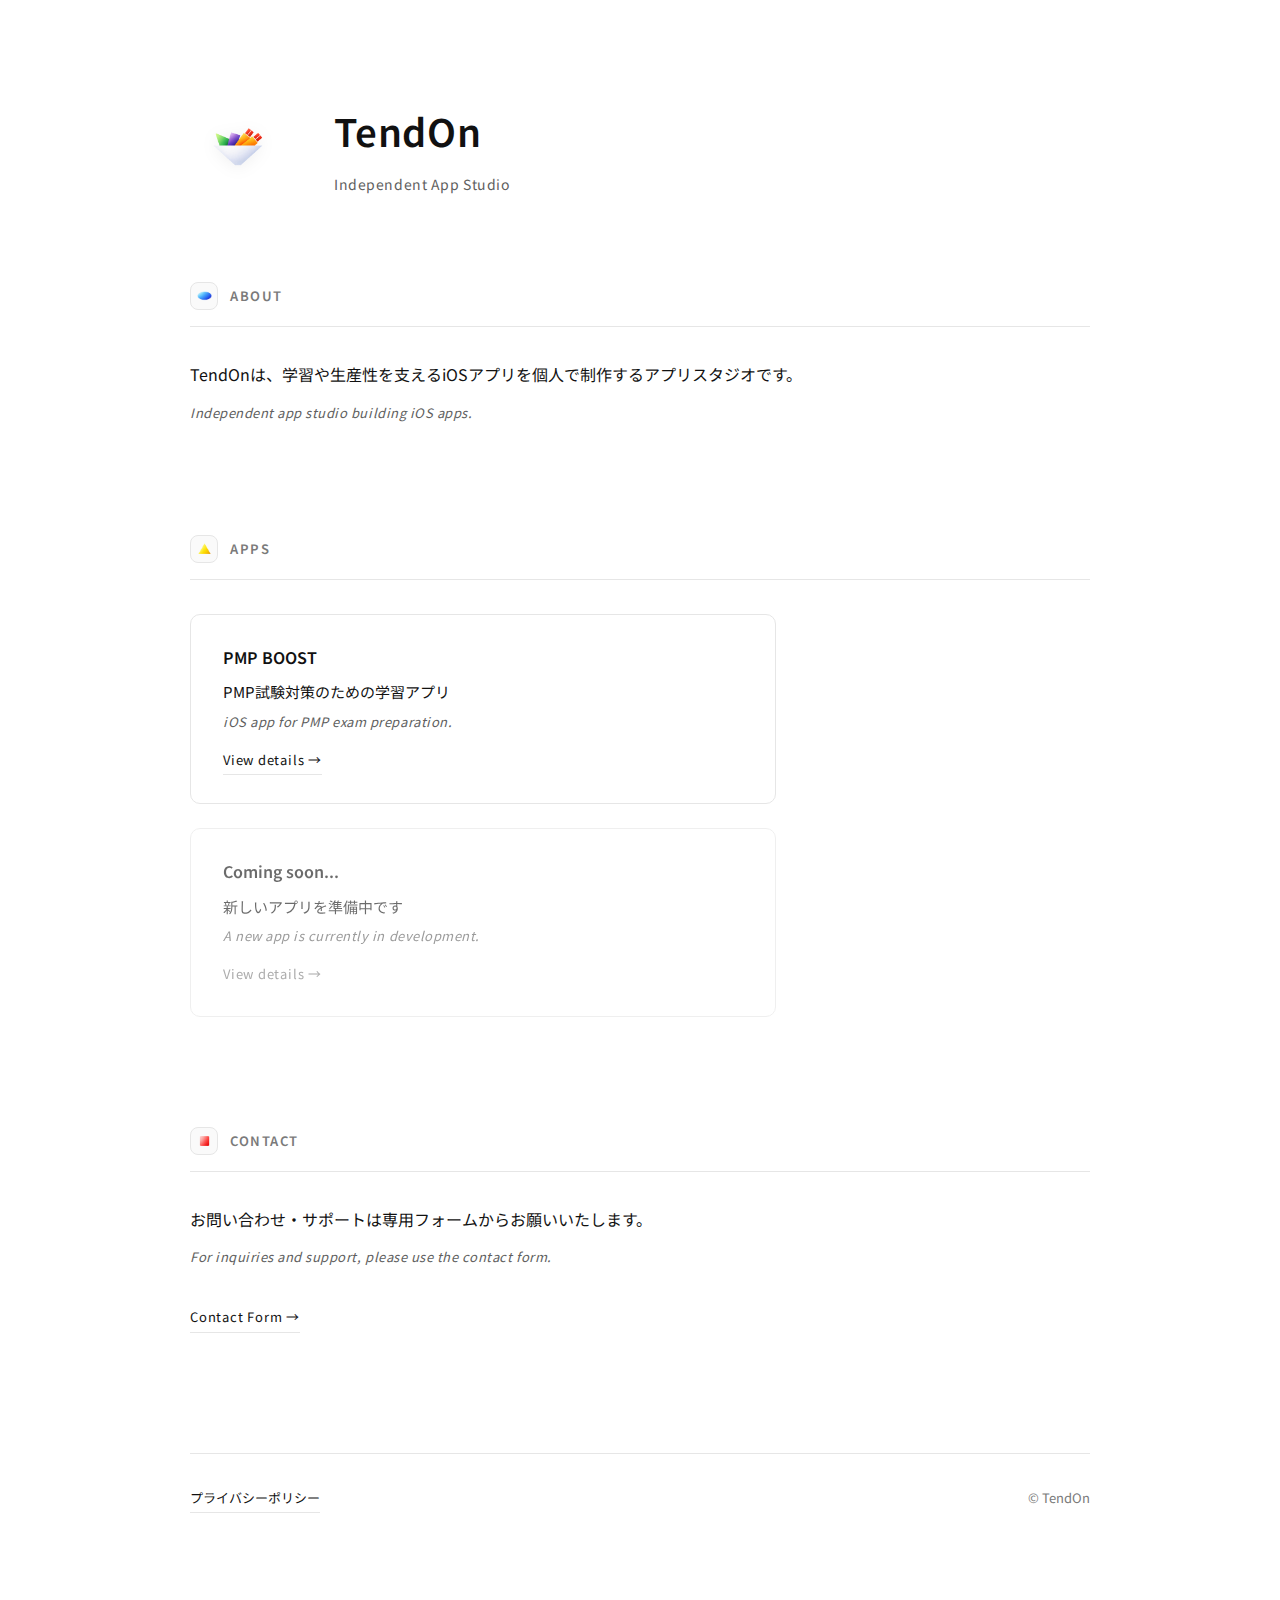
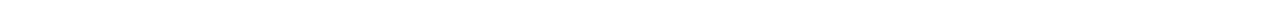
<file: index.html>
<!DOCTYPE html>
<html lang="ja">
<head>
  <meta charset="UTF-8" />
  <title>TendOn</title>
  <meta name="viewport" content="width=device-width, initial-scale=1.0" />
  <meta name="description" content="TendOn is an independent app studio building thoughtful iOS apps." />

  <!-- Noto Sans JP -->
  <link href="https://fonts.googleapis.com/css2?family=Noto+Sans+JP:wght@400;500;600&display=swap" rel="stylesheet">

  <style>
    :root {
      --text-main: #111;
      --text-sub: #5f5f5f;
      --text-fade: #7a7a7a;

      /* ✅ ここを少し濃くして区切りを分かりやすく */
      --line-soft: #e6e6e6;

      --card-radius: 10px;
    }

    /* ===== Base ===== */
    body {
      font-family: "Noto Sans JP", system-ui, sans-serif;
      margin: 0;
      padding: 96px 24px;
      background: #fff;
      color: var(--text-main);
      line-height: 1.85;
      -webkit-font-smoothing: antialiased;
    }

    .container {
      max-width: 900px;
      margin: 0 auto;
      animation: fadeIn 0.8s ease-out both;
    }

    @keyframes fadeIn {
      from { opacity: 0; transform: translateY(6px); }
      to { opacity: 1; transform: translateY(0); }
    }

    /* ===== Hero ===== */
    .hero {
      display: flex;
      align-items: center;
      gap: 48px;
      margin-bottom: 84px; /* ✅ Nav削除分、少し詰める */
      flex-wrap: wrap;
    }

    .hero-icons {
      display: flex;
      gap: 16px;
      align-items: center;
    }

    .hero-icons img {
      height: 64px;
      opacity: 1; /* ✅ 薄さを撤廃 */
      filter: drop-shadow(0 2px 8px rgba(0,0,0,0.06)); /* ✅ ほんのり立たせる */
    }

    h1 {
      font-size: 38px;
      font-weight: 600;
      margin: 0;
      letter-spacing: 0.02em;
    }

    .subtitle {
      font-size: 14px;
      color: var(--text-sub);
      margin-top: 6px;
      letter-spacing: 0.04em;
    }

    /* ===== Sections ===== */
    section {
      margin-bottom: 110px;
    }

    .section-head {
      display: flex;
      align-items: center;
      gap: 12px;
      margin-bottom: 16px;
    }

    /* ✅ セクションアイコンに「台座」を作って視認性UP */
    .section-icon {
      width: 26px;
      height: 26px;
      display: grid;
      place-items: center;
      border-radius: 8px;
      background: #fafafa;
      border: 1px solid var(--line-soft);
    }

    .section-icon img {
      height: 18px;
      opacity: 1;
    }

    h2 {
      font-size: 13px;
      font-weight: 600;
      letter-spacing: 0.12em;
      color: var(--text-fade); /* ✅ うっすら→ちゃんと見えるグレーに */
      margin: 0;
    }

    .section-line {
      height: 1px;
      background: var(--line-soft);
      margin: 14px 0 34px;
    }

    /* ===== Text ===== */
    .jp {
      font-size: 16px;
      line-height: 1.65;
      margin-bottom: 10px;
    }

    .en {
      font-size: 13px;
      color: var(--text-sub);
      font-style: italic;
      letter-spacing: 0.04em;
      margin-bottom: 22px;
    }

    /* ===== App Cards ===== */
    .app-card {
      padding: 28px 32px;
      border: 1px solid var(--line-soft);
      border-radius: var(--card-radius);
      background: #fff;
      max-width: 520px;
      transition: transform .2s ease, box-shadow .2s ease;
    }

    .app-card + .app-card {
      margin-top: 24px;
    }

    .app-card:hover {
      transform: translateY(-2px);
      box-shadow: 0 10px 26px rgba(0,0,0,0.06); /* ✅ 少しだけ見やすく */
    }

    .app-name {
      font-size: 16px;
      font-weight: 600;
      margin-bottom: 6px;
    }

    .app-desc-jp {
      font-size: 15px;
      margin-bottom: 4px;
    }

    .app-desc-en {
      font-size: 13px;
      color: var(--text-sub);
      font-style: italic;
      letter-spacing: 0.04em;
    }

    /* ===== Links ===== */
    a {
      color: var(--text-main);
      text-decoration: none;
      border-bottom: 1px solid var(--line-soft);
      padding-bottom: 2px;
    }

    a:hover {
      border-color: var(--text-main);
    }

    .link-arrow {
      font-size: 13px;
      letter-spacing: 0.06em;
      margin-top: 14px;
      display: inline-block;
    }

    /* ===== Coming Soon (same card, inactive) ===== */
    .app-card.coming {
      opacity: 0.62;
    }

    .app-card.coming:hover {
      transform: none;
      box-shadow: none;
    }

    .link-arrow.disabled {
      color: var(--text-fade);
      border-bottom: none;
      cursor: default;
      pointer-events: none;
    }

    /* ===== Footer ===== */
    footer {
      margin-top: 120px;
      padding-top: 32px;
      border-top: 1px solid var(--line-soft);
      font-size: 13px;
      color: var(--text-fade);
      display: flex;
      justify-content: space-between;
      gap: 12px;
    }

    @media (max-width: 640px) {
      h1 { font-size: 32px; }
      .hero-icons img { height: 52px; }
      .app-card { padding: 24px; }
      .hero { margin-bottom: 72px; }
    }
  </style>
</head>

<body>
<div class="container">

  <!-- Hero -->
  <div class="hero">
    <div class="hero-icons">
      <img src="assets/tendon_logo-透過.png" alt="">
    </div>
    <div>
      <h1>TendOn</h1>
      <div class="subtitle">Independent App Studio</div>
    </div>
  </div>

  <!-- About -->
  <section id="about">
    <div class="section-head">
      <span class="section-icon">
        <img src="assets/blue-透過.png" alt="">
      </span>
      <h2>ABOUT</h2>
    </div>
    <div class="section-line"></div>

    <p class="jp">
      TendOnは、学習や生産性を支えるiOSアプリを個人で制作するアプリスタジオです。
    </p>
    <p class="en">
      Independent app studio building iOS apps.
    </p>
  </section>

  <!-- Apps -->
  <section id="apps">
    <div class="section-head">
      <span class="section-icon">
        <img src="assets/yellow-透過.png" alt="">
      </span>
      <h2>APPS</h2>
    </div>
    <div class="section-line"></div>

    <!-- PMP BOOST -->
    <div class="app-card">
      <div class="app-name">PMP BOOST</div>
      <div class="app-desc-jp">PMP試験対策のための学習アプリ</div>
      <div class="app-desc-en">iOS app for PMP exam preparation.</div>

      <a class="link-arrow" href="pmp-boost.html">View details →</a>
    </div>

    <!-- Coming Soon -->
    <div class="app-card coming">
      <div class="app-name">Coming soon...</div>
      <div class="app-desc-jp">新しいアプリを準備中です</div>
      <div class="app-desc-en">A new app is currently in development.</div>

      <span class="link-arrow disabled">View details →</span>
    </div>
  </section>

  <!-- Contact -->
  <section id="contact">
    <div class="section-head">
      <span class="section-icon">
        <img src="assets/red-透過.png" alt="">
      </span>
      <h2>CONTACT</h2>
    </div>
    <div class="section-line"></div>

    <p class="jp">
      お問い合わせ・サポートは専用フォームからお願いいたします。
    </p>
    <p class="en">
      For inquiries and support, please use the contact form.
    </p>

    <a class="link-arrow" href="contact.html">Contact Form →</a>
  </section>

  <footer>
    <a href="privacy.html">プライバシーポリシー</a>
    <span>© TendOn</span>
  </footer>

</div>
</body>
</html>
</file>
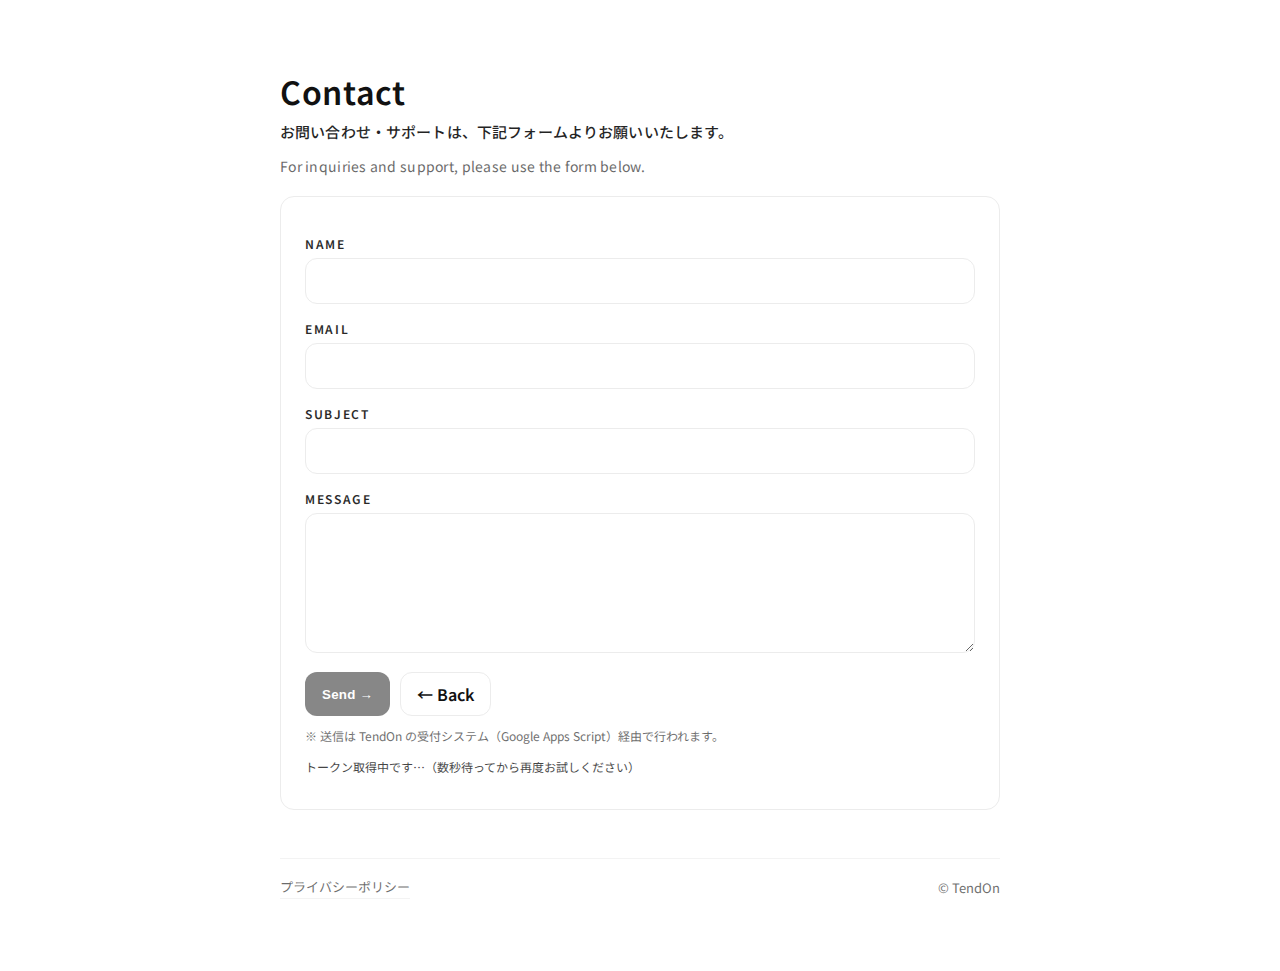
<file: contact.html>
<!DOCTYPE html>
<html lang="ja">
<head>
  <meta charset="UTF-8" />
  <title>Contact – TendOn</title>
  <meta name="viewport" content="width=device-width, initial-scale=1.0" />
  <meta name="description" content="Contact TendOn for inquiries and support." />

  <!-- Noto Sans JP -->
  <link href="https://fonts.googleapis.com/css2?family=Noto+Sans+JP:wght@400;500;600&display=swap" rel="stylesheet">

  <style>
    :root{
      --bg:#fff; --text:#111; --text-sub:rgba(17,17,17,.64); --line:#ececec;
      --radius:14px; --container:720px;
      --font:"Noto Sans JP",system-ui,-apple-system,"Segoe UI",sans-serif;
      --pageY:72px; --pageX:22px;
      --h1:32px; --h1-lh:1.2;
      --body-jp:15px; --body-en:14px;
      --lh-tight:1.65;
      --cardPadY:22px; --cardPadX:24px;
      --btnH:44px;
    }
    *{box-sizing:border-box;}
    body{
      font-family:var(--font); margin:0;
      padding:var(--pageY) var(--pageX);
      background:var(--bg); color:var(--text);
      -webkit-font-smoothing:antialiased; text-rendering:optimizeLegibility;
    }
    .container{max-width:var(--container);margin:0 auto;animation:fadeIn .7s ease-out both;}
    @keyframes fadeIn{from{opacity:0;transform:translateY(8px);}to{opacity:1;transform:translateY(0);}}

    h1{font-size:var(--h1);line-height:var(--h1-lh);font-weight:600;margin:0 0 10px;letter-spacing:.02em;}
    p{margin:0 0 10px;}
    .jp{font-size:var(--body-jp);font-weight:500;opacity:.92;line-height:var(--lh-tight);letter-spacing:.01em;}
    .en{font-size:var(--body-en);font-weight:400;opacity:.64;letter-spacing:.02em;line-height:var(--lh-tight);}

    a{color:var(--text);text-decoration:none;border-bottom:1px solid var(--line);padding-bottom:2px;}

    .logo{margin-top:18px;display:inline-block;}
    .logo img{height:92px;display:block;}

    .card{margin-top:18px;border:1px solid var(--line);border-radius:var(--radius);background:#fff;padding:var(--cardPadY) var(--cardPadX);}

    label{display:block;font-size:12px;font-weight:600;letter-spacing:.14em;margin:16px 0 6px;opacity:.9;}
    input,textarea{
      width:100%; border:1px solid var(--line);
      border-radius:12px; padding:12px;
      font:inherit; font-size:14px; color:var(--text);
      outline:none;
    }
    textarea{min-height:140px;resize:vertical;}

    .actions{display:flex;gap:10px;align-items:center;margin-top:14px;flex-wrap:wrap;}
    .btn{
      height:var(--btnH); padding:0 16px; border-radius:12px;
      border:1px solid rgba(17,17,17,.10);
      background:#111; color:#fff; font-weight:600; letter-spacing:.02em;
      cursor:pointer; transition:transform .18s ease, opacity .18s ease;
    }
    .btn:hover{transform:translateY(-1px);}
    .btn:disabled{opacity:.5;cursor:not-allowed;transform:none;}

    .btn-ghost{
      height:var(--btnH); padding:0 16px; border-radius:12px;
      border:1px solid var(--line); background:#fff; color:var(--text);
      font-weight:600; display:inline-flex; align-items:center;
      text-decoration:none;
    }

    .help{margin-top:10px;font-size:12px;opacity:.62;line-height:1.6;}
    .status{margin-top:12px;font-size:12px;opacity:.78;line-height:1.6;}

    /* honeypot */
    .hp-wrap{position:absolute;left:-9999px;top:auto;width:1px;height:1px;overflow:hidden;}

    footer{
      margin-top:48px;padding-top:18px;border-top:1px solid var(--line);
      display:flex;justify-content:space-between;gap:12px;align-items:center;
      font-size:13px;opacity:.62;
    }

    @media (max-width:640px){
      :root{--pageY:56px;--pageX:18px;--h1:28px;}
      .logo img{height:84px;}
    }
  </style>
</head>

<body>
  <div class="container">
    <h1>Contact</h1>
    <p class="jp">お問い合わせ・サポートは、下記フォームよりお願いいたします。</p>
    <p class="en">For inquiries and support, please use the form below.</p>

    <div class="card">
      <form id="contactForm" method="POST">
        <label for="name">NAME</label>
        <input id="name" name="name" type="text" autocomplete="name" required>

        <label for="email">EMAIL</label>
        <input id="email" name="email" type="email" autocomplete="email" required>

        <label for="subject">SUBJECT</label>
        <input id="subject" name="subject" type="text" required>

        <label for="message">MESSAGE</label>
        <textarea id="message" name="message" required></textarea>

        <input type="hidden" id="token" name="token" value="">

        <input type="hidden" id="page" name="page" value="">
        <input type="hidden" id="ua" name="ua" value="">
        <input type="hidden" id="ts" name="ts" value="">

        <div class="hp-wrap" aria-hidden="true">
          <label for="company">Company</label>
          <input id="company" name="company" type="text" tabindex="-1" autocomplete="off">
        </div>

        <div class="actions">
          <button class="btn" id="sendBtn" type="submit" disabled>Send →</button>
          <a class="btn-ghost" href="index.html">← Back</a>
        </div>

        <div class="help">
          ※ 送信は TendOn の受付システム（Google Apps Script）経由で行われます。
        </div>

        <p class="status" id="status"></p>
      </form>
    </div>

    <footer>
      <a href="privacy.html">プライバシーポリシー</a>
      <span>© TendOn</span>
    </footer>
  </div>

  <script>
    const GAS_EXEC_URL = "https://script.google.com/macros/s/AKfycbw3qX7lb306Jq28S0aD5GWi5ejHMG5QaGxogL8r3-UwpUctIXeq9yg-_z4FJ1EI4V7naQ/exec";

    const form = document.getElementById("contactForm");
    form.action = GAS_EXEC_URL;

    document.getElementById("page").value = location.href;
    document.getElementById("ua").value = navigator.userAgent;
    document.getElementById("ts").value = new Date().toISOString();

    const tokenEl = document.getElementById("token");
    const sendBtn = document.getElementById("sendBtn");
    const statusEl = document.getElementById("status");

    function setStatus(msg) { statusEl.textContent = msg; }

    function applyTokenFromGlobal() {
      const t = window.__TENDON_CONTACT_TOKEN__ || "";
      if (t && typeof t === "string") {
        tokenEl.value = t;
        sendBtn.disabled = false;
        setStatus("");
      } else {
        sendBtn.disabled = true;
        setStatus("トークン取得中です…（数秒待ってから再度お試しください）");
      }
    }

    applyTokenFromGlobal();

    let tries = 0;
    const timer = setInterval(() => {
 ///0;    tries++;
      applyTokenFromGlobal();
      if (!sendBtn.disabled || tries > 25) clearInterval(timer);
    }, 200);
  </script>

  <script>
    (function(){
      const s = document.createElement("script");
      s.src = GAS_EXEC_URL + "?action=tokenjs&v=" + Date.now();
      s.async = true;
      s.onload = function(){ /* token loaded */ };
      s.onerror = function(){
        const statusEl = document.getElementById("status");
        statusEl.textContent = "トークン取得に失敗しました。時間をおいて再度お試しください。";
      };
      document.head.appendChild(s);
    })();
  </script>
</body>
</html>
</file>
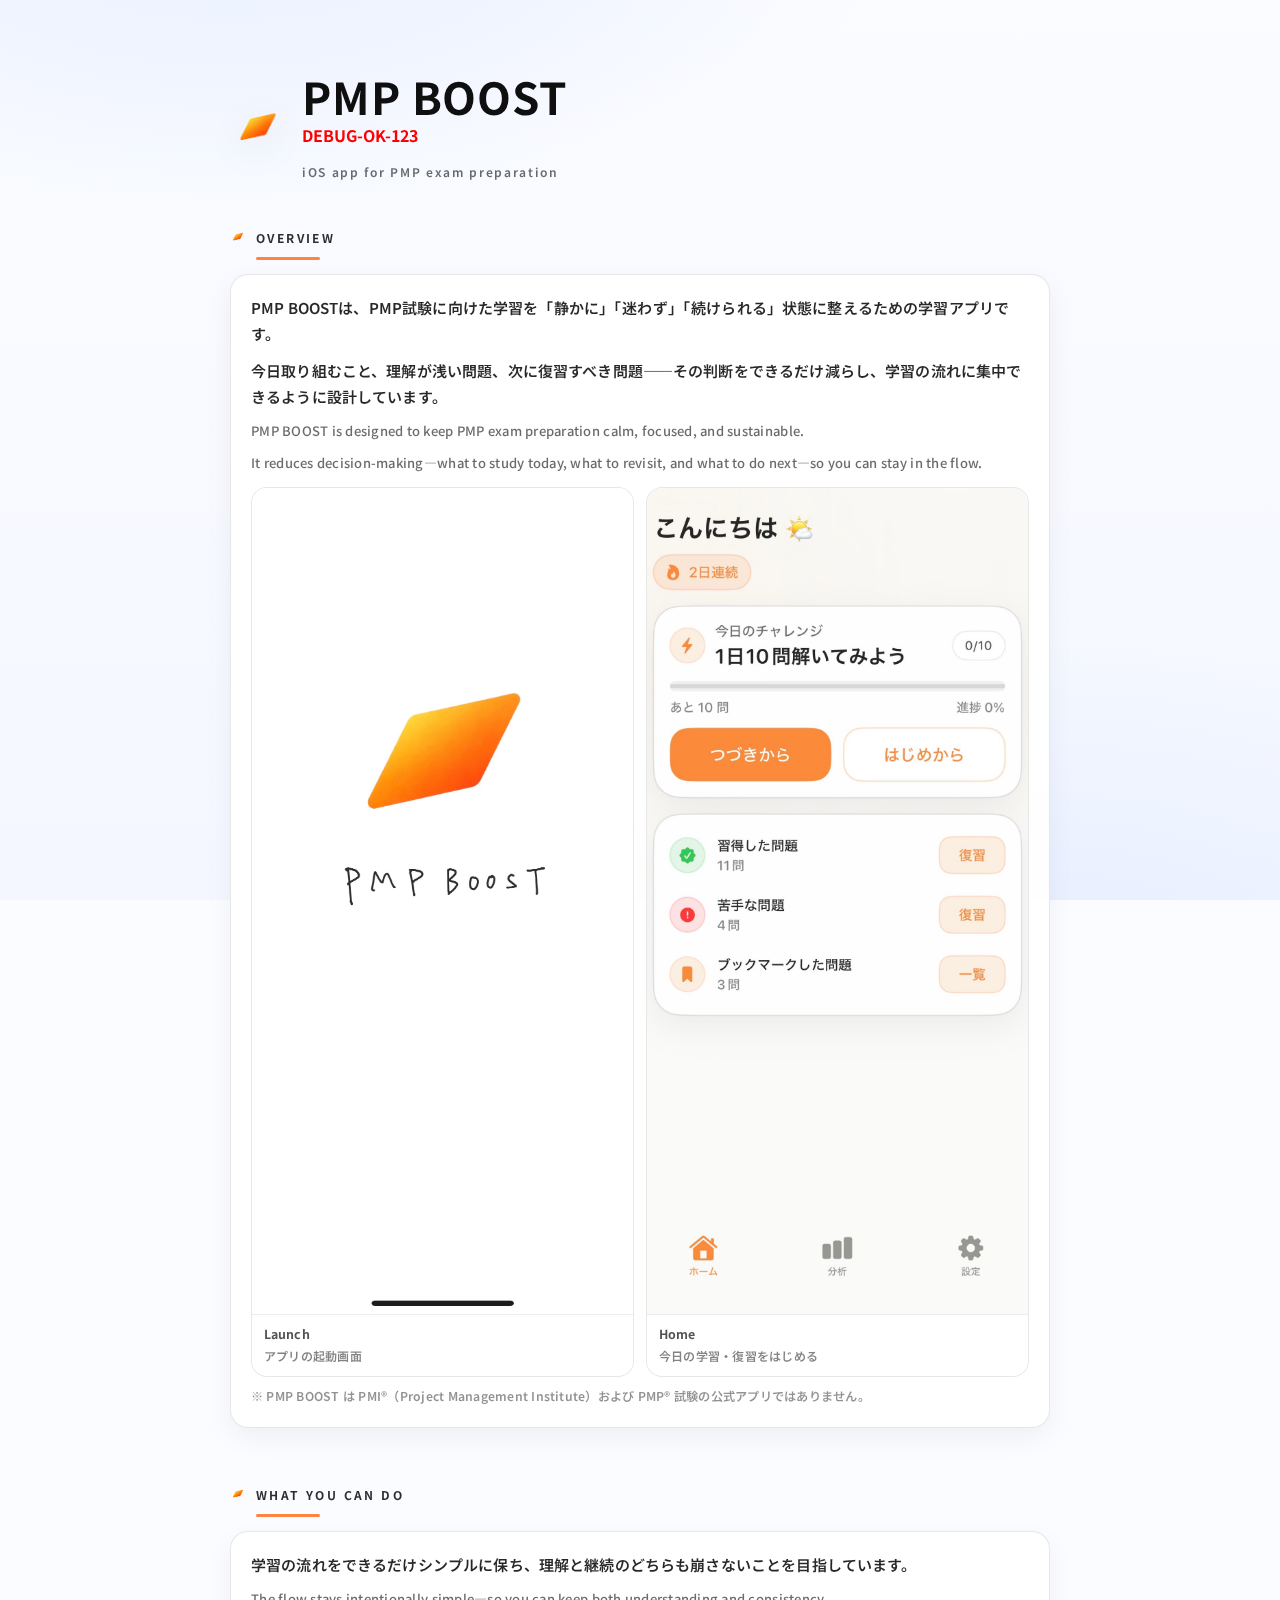
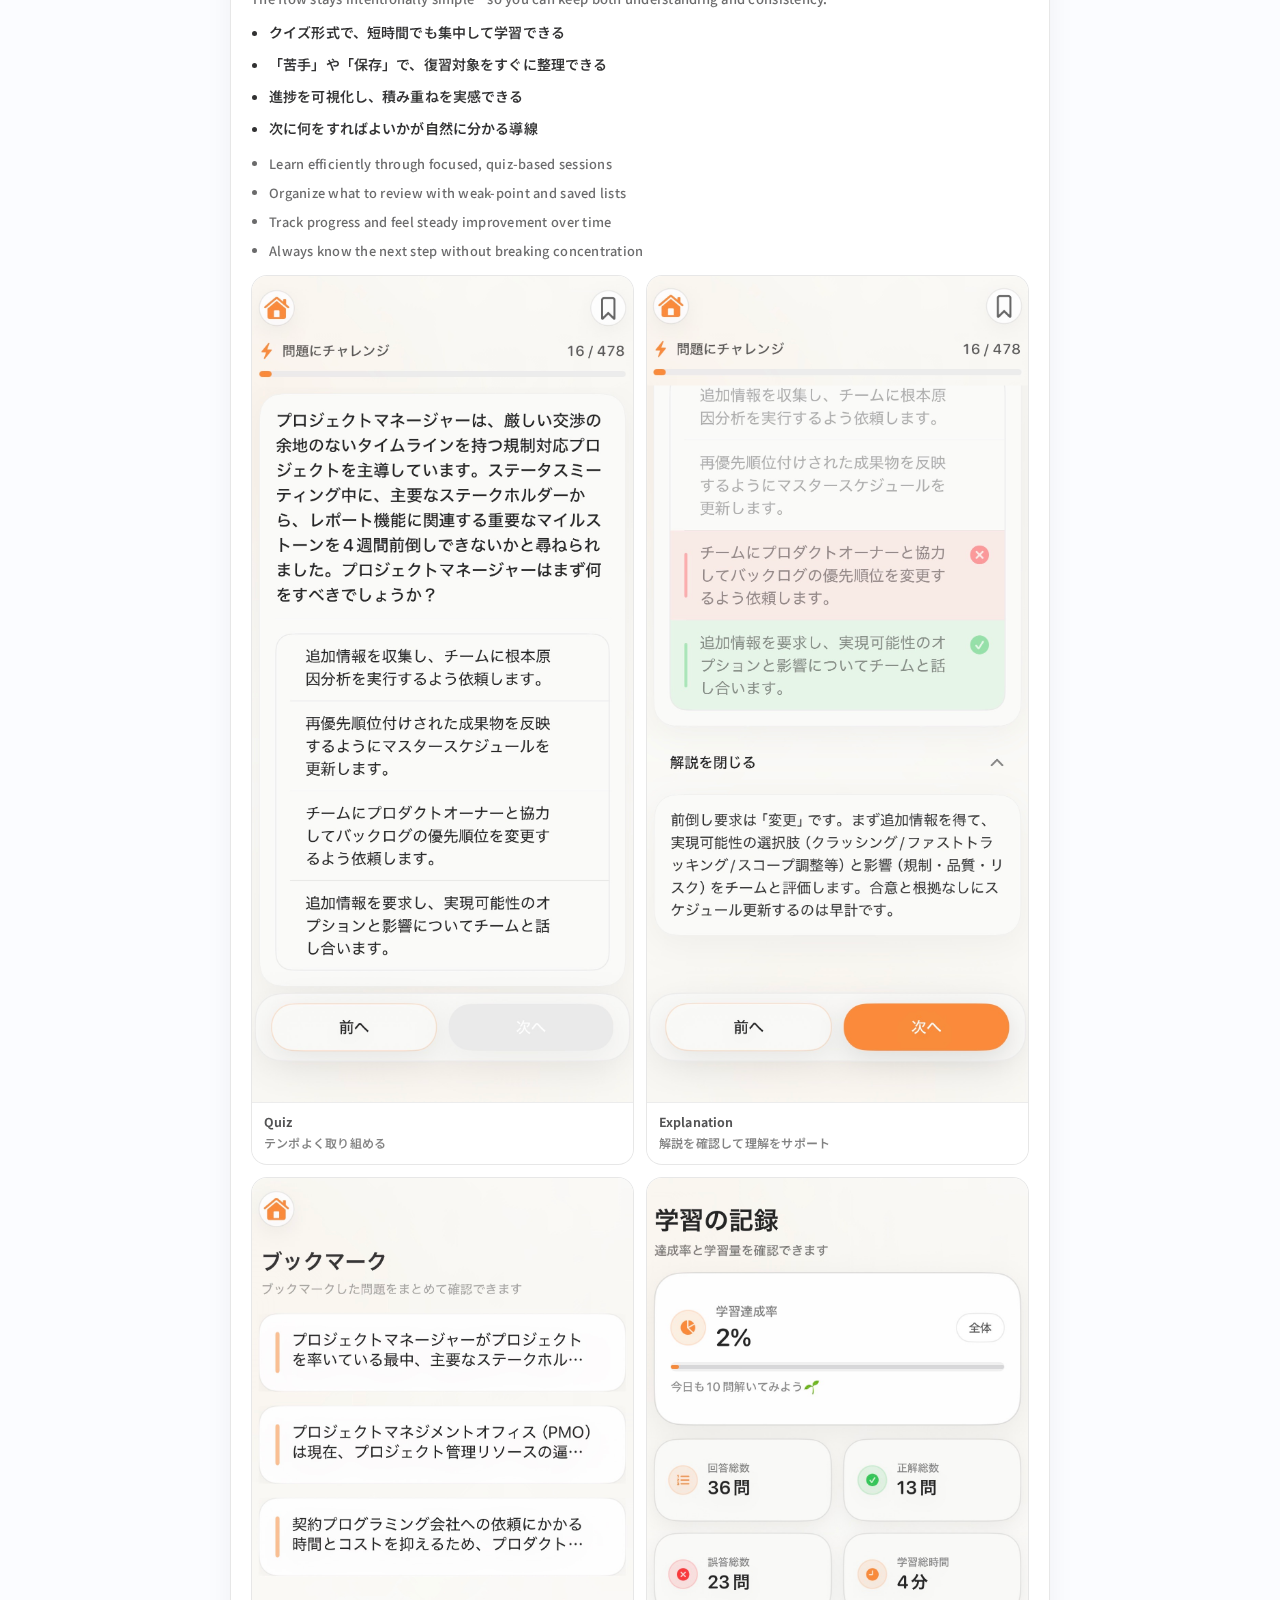
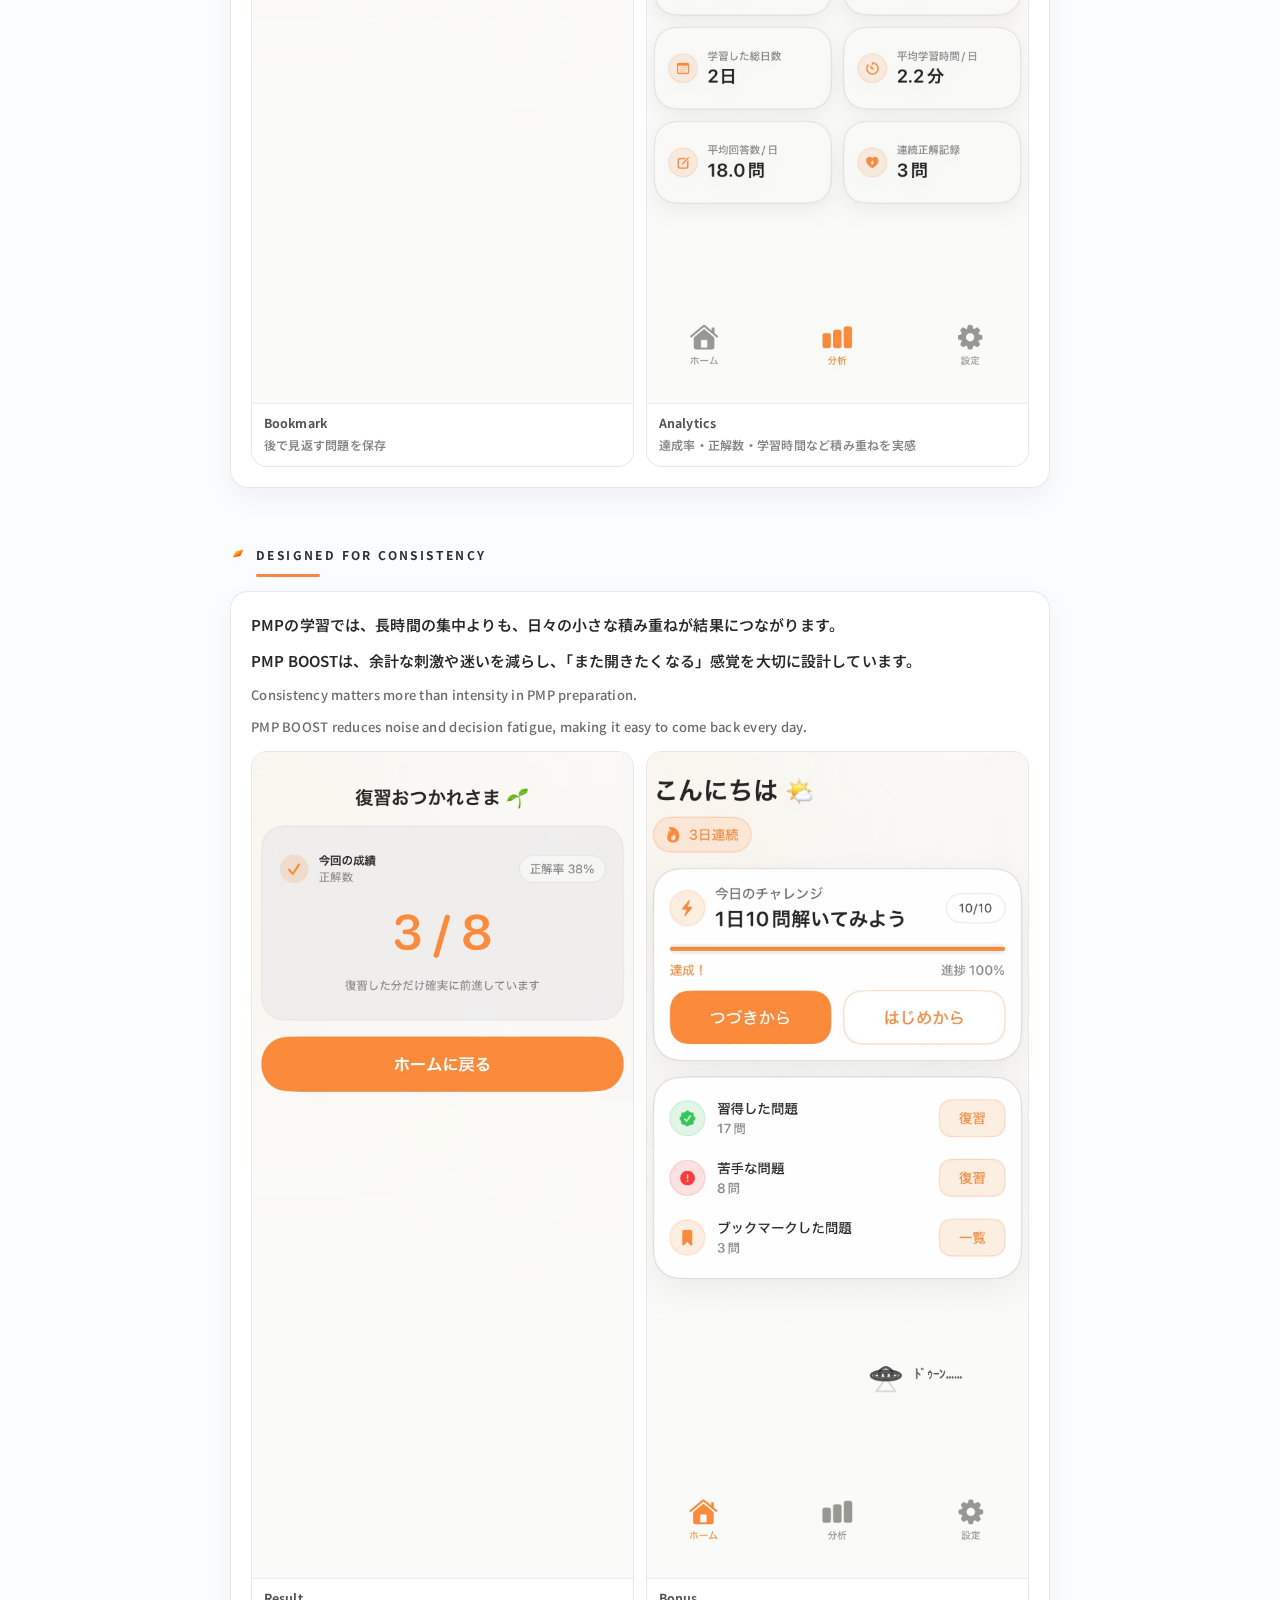
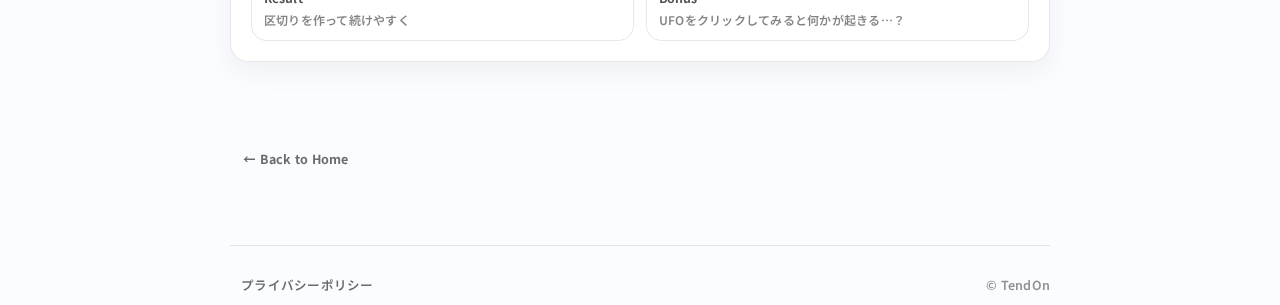
<file: pmp-boost.html>
<!DOCTYPE html>
<html lang="ja">
<head>
  <meta charset="UTF-8" />
  <title>PMP BOOST – TendOn</title>
  <meta name="viewport" content="width=device-width, initial-scale=1.0" />
  <meta name="description" content="PMP BOOST is an iOS app for PMP exam preparation by TendOn." />

  <!-- Noto Sans JP -->
  <link href="https://fonts.googleapis.com/css2?family=Noto+Sans+JP:wght@400;500;600;700&display=swap" rel="stylesheet">

  <style>
    :root{
      /* ===== Background ===== */
      --bg: #fbfcff;
      --bg2:#f4f7ff;

      /* ===== Foreground ===== */
      --surface: rgba(255,255,255,0.92);
      --text:#0f0f10;
      --text-sub: rgba(15,15,16,0.62);
      --text-faint: rgba(15,15,16,0.46);
      --line: rgba(15,15,16,0.10);

      /* ===== Accent ===== */
      --accent-orange: #ff7a2f;

      /* ===== Radius / Shadow ===== */
      --radius: 18px;
      --shadow-xs: 0 10px 28px rgba(0,0,0,0.05);

      /* ===== Layout ===== */
      --container: 820px;

      /* ===== Typography ===== */
      --font: "Noto Sans JP", system-ui, -apple-system, "Segoe UI", sans-serif;

      --h1: clamp(30px, 3.6vw, 44px);
      --h1-lh: 1.12;

      --section: 12px;
      --section-ls: 0.20em;

      --kicker: 12px;
      --kicker-ls: 0.14em;

      --body-jp: 15px;
      --body-en: 13px;

      --lh: 1.85;
      --lh-tight: 1.75;

      /* ===== Spacing ===== */
      --pageY: 72px;
      --pageX: 22px;

      --heroB: 44px;
      --sectionB: 56px;

      --headB: 14px;
      --paraB: 10px;

      --cardPadY: 20px;
      --cardPadX: 20px;

      --lineW: 64px;
      --lineH: 3px;

      --shotGap: 12px;
      --shotRadius: 16px;
    }

    *{ box-sizing: border-box; }
    html, body { height: 100%; }

    body{
      font-family: var(--font);
      margin: 0;
      padding: var(--pageY) var(--pageX);
      background: var(--bg);
      color: var(--text);
      line-height: var(--lh);
      -webkit-font-smoothing: antialiased;
      text-rendering: optimizeLegibility;
      position: relative;
    }
    body::before{
      content:"";
      position: fixed;
      inset: 0;
      z-index: -1;
      background:
        radial-gradient(1100px 520px at 18% -12%, rgba(43,108,255,0.10), transparent 62%),
        radial-gradient(1200px 620px at 78% 112%, rgba(43,108,255,0.08), transparent 60%),
        linear-gradient(180deg, var(--bg), var(--bg2));
    }

    h1, h2, p, a, ul, li, footer, span, div, figure, figcaption { font-family: inherit; }

    img{ display:block; max-width:100%; }

    .container{
      max-width: var(--container);
      margin: 0 auto;
      animation: fadeIn .6s ease-out both;
    }
    @keyframes fadeIn{
      from { opacity: 0; transform: translateY(8px); }
      to   { opacity: 1; transform: translateY(0); }
    }

    a{ color: inherit; text-decoration: none; }
    a:focus-visible{
      outline: 2px solid rgba(15,15,16,0.22);
      outline-offset: 4px;
      border-radius: 12px;
    }

    /* ===== Hero ===== */
    .hero{
      display: flex;
      align-items: center;
      gap: 16px;
      margin-bottom: var(--heroB);
      flex-wrap: wrap;
    }

    .app-icon{
      width: 56px;
      height: 56px;
      object-fit: contain;
      object-position: center;
      filter: drop-shadow(0 10px 18px rgba(0,0,0,0.08));
      user-select: none;
      -webkit-user-drag: none;
    }

    h1{
      font-size: var(--h1);
      line-height: var(--h1-lh);
      font-weight: 700;
      margin: 0;
      letter-spacing: 0.02em;
      color: var(--text);
    }

    .subtitle{
      margin-top: 8px;
      font-size: var(--kicker);
      font-weight: 600;
      letter-spacing: var(--kicker-ls);
      color: var(--text-sub);
    }

    /* ===== Sections ===== */
    section{ margin-bottom: var(--sectionB); }

    .section-head{
      display: flex;
      align-items: flex-start;
      gap: 10px;
      margin-bottom: var(--headB);
    }

    .section-ico{
      width: 16px;
      height: 16px;
      flex: 0 0 auto;
      filter: drop-shadow(0 8px 16px rgba(0,0,0,0.08));
      margin-top: 2px;
      user-select:none;
      -webkit-user-drag:none;
    }

    .h2-wrap{
      display:flex;
      flex-direction:column;
      gap: 8px;
    }

    h2{
      font-size: var(--section);
      font-weight: 700;
      letter-spacing: var(--section-ls);
      margin: 0;
      color: rgba(15,15,16,0.88);
      text-transform: uppercase;
    }

    .underline{
      width: var(--lineW);
      height: var(--lineH);
      border-radius: 999px;
      background: var(--accent-orange);
      opacity: 0.92;
    }

    /* ===== Card ===== */
    .card{
      width: 100%;
      border: 1px solid var(--line);
      border-radius: var(--radius);
      background: var(--surface);
      box-shadow: var(--shadow-xs);
      padding: var(--cardPadY) var(--cardPadX);
    }

    /* ===== Typography (JP/EN) ===== */
    p{ margin: 0 0 var(--paraB); }

    .jp{
      font-size: var(--body-jp);
      font-weight: 600;
      color: rgba(15,15,16,0.90);
      line-height: var(--lh-tight);
      letter-spacing: 0.01em;
    }
    .en{
      font-size: var(--body-en);
      font-weight: 500;
      color: var(--text-sub);
      line-height: 1.65;
      letter-spacing: 0.02em;
    }

    .footnote{
      margin-top: 10px;
      font-size: 12.2px;
      font-weight: 600;
      line-height: 1.6;
      color: var(--text-faint);
      letter-spacing: 0.02em;
    }

    /* ===== Lists ===== */
    .list{
      margin: 12px 0 0;
      padding-left: 18px;
    }
    .list li{
      margin: 8px 0;
      font-size: 14px;
      font-weight: 600;
      line-height: 1.7;
      color: rgba(15,15,16,0.86);
      letter-spacing: 0.01em;
    }

    .list.en li{
      font-size: 12.8px;
      font-weight: 500;
      color: var(--text-sub);
      letter-spacing: 0.02em;
      line-height: 1.65;
    }

    /* ===== Inline screenshots (inside cards) ===== */
    .shot-row{
      display:flex;
      gap: var(--shotGap);
      margin-top: 14px;
      flex-wrap: nowrap;
    }

    figure{ margin: 0; }

    .shot{
      flex: 1 1 0;
      min-width: 0;
      border-radius: var(--shotRadius);
      border: 1px solid rgba(15,15,16,0.10);
      background: rgba(255,255,255,0.60);
      overflow: hidden;

      min-height: 520px;
    }

    .shot .shot-media{
      position: relative;
      width: 100%;
      background: rgba(255,255,255,0.40);
      overflow: hidden;
    }
    .shot .shot-media::before{
      content:"";
      display:block;
      padding-top: 216.6667%; /* 19.5 / 9 * 100 */
    }
    .shot .shot-media img{
      position: absolute;
      inset: 0;
      width: 100%;
      height: 100%;
      object-fit: cover;
      user-select: none;
      -webkit-user-drag: none;
    }

    .shot-cap{
      padding: 10px 12px 12px;
      border-top: 1px solid rgba(15,15,16,0.08);
      font-size: 12.4px;
      font-weight: 700;
      color: rgba(15,15,16,0.72);
      line-height: 1.45;
      letter-spacing: 0.01em;
      background: rgba(255,255,255,0.70);
    }

    .shot-cap .sub{
      display:block;
      margin-top: 4px;
      font-size: 12px;
      font-weight: 600;
      color: rgba(15,15,16,0.52);
      letter-spacing: 0.02em;
    }

    /* ===== Back link ===== */
    .back{
      display:inline-flex;
      align-items:center;
      padding: 10px 12px;
      border-radius: 12px;
      border: 1px solid transparent;
      color: rgba(15,15,16,0.62);
      margin-top: 18px;
      transition: background .18s ease, border-color .18s ease, transform .18s ease;
      font-weight: 700;
      font-size: 12.5px;
      letter-spacing: 0.02em;
    }
    .back:hover{
      background: rgba(15,15,16,0.03);
      border-color: rgba(15,15,16,0.10);
      transform: translateY(-1px);
    }

    /* ===== Footer ===== */
    footer{
      margin-top: 64px;
      padding-top: 18px;
      border-top: 1px solid rgba(15,15,16,0.10);
      font-size: 12.5px;
      color: var(--text-faint);
      display: flex;
      justify-content: space-between;
      gap: 12px;
      align-items: center;
      font-weight: 600;
      letter-spacing: 0.02em;
    }
    .footer-link{
      display:inline-flex;
      align-items:center;
      padding: 8px 10px;
      border-radius: 12px;
      border: 1px solid transparent;
      color: rgba(15,15,16,0.62);
      transition: background .18s ease, border-color .18s ease, transform .18s ease;
      white-space: nowrap;
    }
    .footer-link:hover{
      background: rgba(15,15,16,0.03);
      border-color: rgba(15,15,16,0.10);
      transform: translateY(-1px);
    }

    @media (prefers-reduced-motion: reduce){
      .container{ animation:none; }
      .back, .footer-link{ transition:none; }
    }

    /* ===== Mobile ===== */
    @media (max-width: 720px){
      :root{
        --pageY: 56px;
        --pageX: 18px;
        --heroB: 36px;
        --sectionB: 52px;
        --cardPadY: 18px;
        --cardPadX: 16px;
        --lineW: 58px;
      }
      .app-icon{ width: 52px; height: 52px; }
      footer{ flex-direction: column; align-items: flex-start; }
      .shot-row{ flex-direction: column; }
      .shot{ min-height: 0; } 
    }
  </style>
</head>

<body>
  <div class="container">

    <!-- Hero -->
    <header class="hero">
      <img class="app-icon" src="assets/PMPBOOST_icon-透過.png" alt="PMP BOOST Icon">
      <div>
        <h1>PMP BOOST</h1>
        <p style="font-weight:700;color:red;">DEBUG-OK-123</p>
        <div class="subtitle">iOS app for PMP exam preparation</div>
      </div>
    </header>

    <!-- OVERVIEW -->
    <section>
      <div class="section-head">
        <img class="section-ico" src="assets/PMPBOOST_icon-透過.png" alt="" aria-hidden="true">
        <div class="h2-wrap">
          <h2>OVERVIEW</h2>
          <div class="underline" aria-hidden="true"></div>
        </div>
      </div>

      <div class="card">
        <p class="jp">
          PMP BOOSTは、PMP試験に向けた学習を「静かに」「迷わず」「続けられる」状態に整えるための学習アプリです。
        </p>
        <p class="jp">
          今日取り組むこと、理解が浅い問題、次に復習すべき問題——その判断をできるだけ減らし、学習の流れに集中できるように設計しています。
        </p>

        <p class="en">
          PMP BOOST is designed to keep PMP exam preparation calm, focused, and sustainable.
        </p>
        <p class="en">
          It reduces decision-making—what to study today, what to revisit, and what to do next—so you can stay in the flow.
        </p>

        <div class="shot-row" aria-label="Overview screenshots">
          <figure class="shot">
            <div class="shot-media">
              <img src="assets/LaunchView.jpg" alt="起動画面：PMP BOOST">
            </div>
            <figcaption class="shot-cap">
              Launch
              <span class="sub">アプリの起動画面</span>
            </figcaption>
          </figure>

          <figure class="shot">
            <div class="shot-media">
              <img src="assets/HomeView.jpeg" alt="ホーム：今日のチャレンジと復習導線">
            </div>
            <figcaption class="shot-cap">
              Home
              <span class="sub">今日の学習・復習をはじめる</span>
            </figcaption>
          </figure>
        </div>

        <div class="footnote">
          ※ PMP BOOST は PMI®（Project Management Institute）および PMP® 試験の公式アプリではありません。
        </div>
      </div>
    </section>

    <!-- WHAT YOU CAN DO -->
    <section>
      <div class="section-head">
        <img class="section-ico" src="assets/PMPBOOST_icon-透過.png" alt="" aria-hidden="true">
        <div class="h2-wrap">
          <h2>WHAT YOU CAN DO</h2>
          <div class="underline" aria-hidden="true"></div>
        </div>
      </div>

      <div class="card">
        <p class="jp">
          学習の流れをできるだけシンプルに保ち、理解と継続のどちらも崩さないことを目指しています。
        </p>
        <p class="en">
          The flow stays intentionally simple—so you can keep both understanding and consistency.
        </p>

        <ul class="list">
          <li>クイズ形式で、短時間でも集中して学習できる</li>
          <li>「苦手」や「保存」で、復習対象をすぐに整理できる</li>
          <li>進捗を可視化し、積み重ねを実感できる</li>
          <li>次に何をすればよいかが自然に分かる導線</li>
        </ul>

        <ul class="list en">
          <li>Learn efficiently through focused, quiz-based sessions</li>
          <li>Organize what to review with weak-point and saved lists</li>
          <li>Track progress and feel steady improvement over time</li>
          <li>Always know the next step without breaking concentration</li>
        </ul>

        <div class="shot-row" aria-label="Feature screenshots">
          <figure class="shot">
            <div class="shot-media">
              <img src="assets/QuizView1.jpg" alt="問題にチャレンジ：設問画面">
            </div>
            <figcaption class="shot-cap">
              Quiz
              <span class="sub">テンポよく取り組める</span>
            </figcaption>
          </figure>

          <figure class="shot">
            <div class="shot-media">
              <img src="assets/QuizView2.jpg" alt="解説表示：正解/不正解と解説">
            </div>
            <figcaption class="shot-cap">
              Explanation
              <span class="sub">解説を確認して理解をサポート</span>
            </figcaption>
          </figure>
        </div>

        <div class="shot-row" aria-label="Review screenshots" style="margin-top:12px;">
          <figure class="shot">
            <div class="shot-media">
              <img src="assets/BookmarkView.jpg" alt="ブックマーク：保存した問題の一覧">
            </div>
            <figcaption class="shot-cap">
              Bookmark
              <span class="sub">後で見返す問題を保存</span>
            </figcaption>
          </figure>

          <figure class="shot">
            <div class="shot-media">
              <img src="assets/AnalyticsView.jpg" alt="学習の記録：進捗と学習量の可視化">
            </div>
            <figcaption class="shot-cap">
              Analytics
              <span class="sub">達成率・正解数・学習時間など積み重ねを実感</span>
            </figcaption>
          </figure>
        </div>
      </div>
    </section>

    <!-- DESIGNED FOR CONSISTENCY -->
    <section>
      <div class="section-head">
        <img class="section-ico" src="assets/PMPBOOST_icon-透過.png" alt="" aria-hidden="true">
        <div class="h2-wrap">
          <h2>DESIGNED FOR CONSISTENCY</h2>
          <div class="underline" aria-hidden="true"></div>
        </div>
      </div>

      <div class="card">
        <p class="jp">
          PMPの学習では、長時間の集中よりも、日々の小さな積み重ねが結果につながります。
        </p>
        <p class="jp">
          PMP BOOSTは、余計な刺激や迷いを減らし、「また開きたくなる」感覚を大切に設計しています。
        </p>

        <p class="en">
          Consistency matters more than intensity in PMP preparation.
        </p>
        <p class="en">
          PMP BOOST reduces noise and decision fatigue, making it easy to come back every day.
        </p>

        <div class="shot-row" aria-label="Consistency screenshots">
          <figure class="shot">
            <div class="shot-media">
              <img src="assets/ResultView.jpg" alt="結果：学習結果の表示">
            </div>
            <figcaption class="shot-cap">
              Result
              <span class="sub">区切りを作って続けやすく</span>
            </figcaption>
          </figure>

          <figure class="shot">
            <div class="shot-media">
              <img src="assets/BonusView.jpeg" alt="ボーナス：学習の息抜き要素">
            </div>
            <figcaption class="shot-cap">
              Bonus
              <span class="sub">UFOをクリックしてみると何かが起きる…？</span>
            </figcaption>
          </figure>
        </div>
      </div>
    </section>

    <a class="back" href="index.html" aria-label="Back to Home">← Back to Home</a>

    <footer>
      <a class="footer-link" href="privacy.html" aria-label="Open privacy policy">プライバシーポリシー</a>
      <span>© TendOn</span>
    </footer>

  </div>
</body>
</html>
</file>
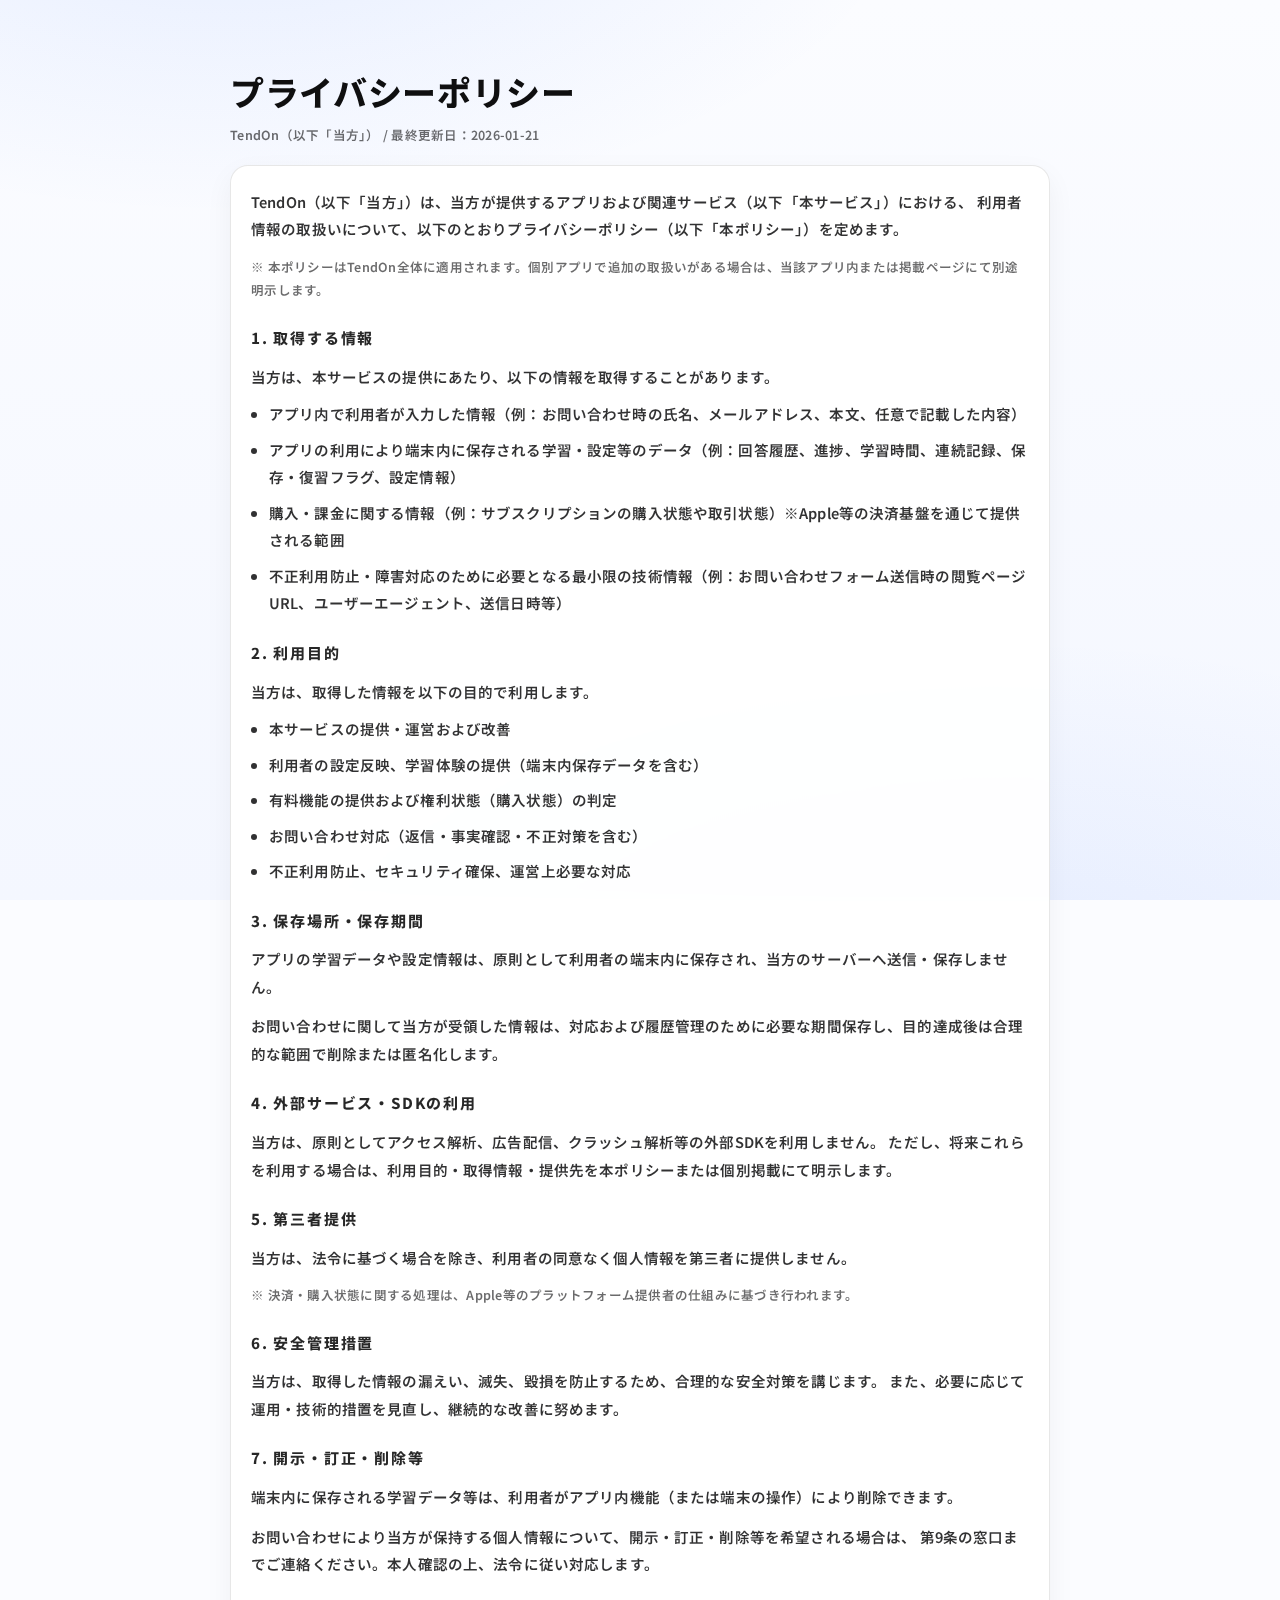
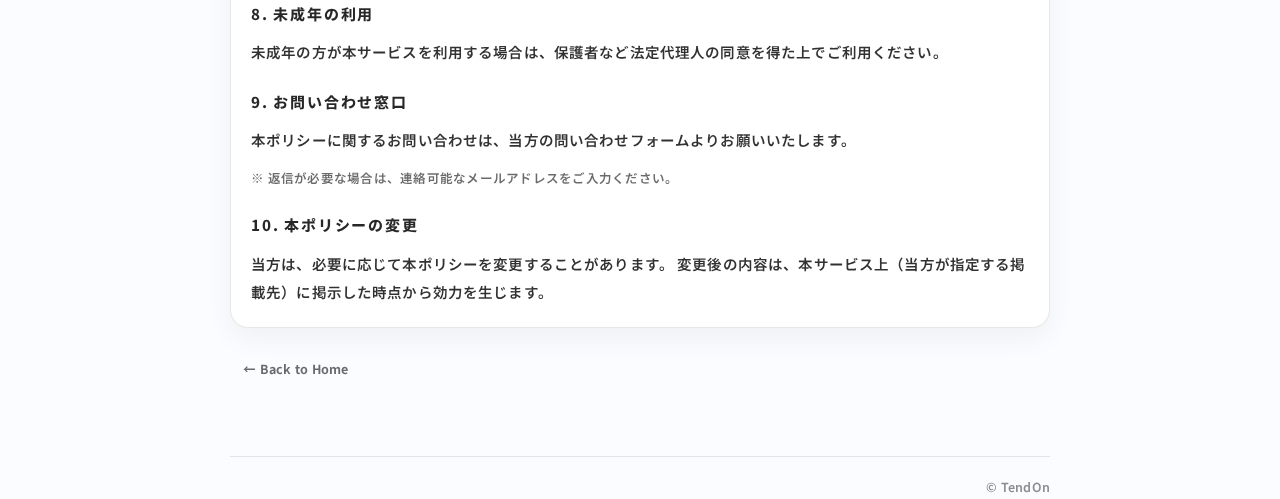
<file: privacy.html>
<!DOCTYPE html>
<html lang="ja">
<head>
  <meta charset="UTF-8" />
  <title>プライバシーポリシー | TendOn</title>
  <meta name="viewport" content="width=device-width, initial-scale=1.0" />
  <meta name="description" content="TendOnのプライバシーポリシー（個人情報・利用者情報の取扱い）" />

  <!-- Noto Sans JP -->
  <link href="https://fonts.googleapis.com/css2?family=Noto+Sans+JP:wght@400;500;600;700&display=swap" rel="stylesheet">

  <style>
    :root{
      /* ===== Site ===== */
      --bg:#fbfcff;
      --bg2:#f4f7ff;

      --surface: rgba(255,255,255,0.92);
      --text:#0f0f10;
      --text-sub: rgba(15,15,16,0.62);
      --text-faint: rgba(15,15,16,0.48);
      --line: rgba(15,15,16,0.10);

      --radius: 18px;
      --shadow-xs: 0 10px 28px rgba(0,0,0,0.05);

      --container: 820px;
      --pageY: 72px;
      --pageX: 22px;

      --font:"Noto Sans JP", system-ui, -apple-system, "Segoe UI", sans-serif;

      --h1: clamp(24px, 3.2vw, 34px);
      --h1-lh: 1.2;
      --h2: 15px;
      --h2-ls: 0.12em;

      --body: 14.5px;
      --lh: 1.9;
    }

    *{ box-sizing:border-box; }
    html, body { height:100%; }

    body{
      font-family: var(--font);
      margin:0;
      padding: var(--pageY) var(--pageX);
      background: var(--bg);
      color: var(--text);
      line-height: var(--lh);
      -webkit-font-smoothing: antialiased;
      text-rendering: optimizeLegibility;
      position: relative;
    }
    body::before{
      content:"";
      position: fixed;
      inset: 0;
      z-index: -1;
      background:
        radial-gradient(1100px 520px at 18% -12%, rgba(43,108,255,0.10), transparent 62%),
        radial-gradient(1200px 620px at 78% 112%, rgba(43,108,255,0.08), transparent 60%),
        linear-gradient(180deg, var(--bg), var(--bg2));
    }

    .container{
      max-width: var(--container);
      margin: 0 auto;
      animation: fadeIn .6s ease-out both;
    }
    @keyframes fadeIn{
      from{ opacity:0; transform: translateY(8px); }
      to{ opacity:1; transform: translateY(0); }
    }

    /* ===== Header ===== */
    .hero{
      display:flex;
      align-items:flex-start;
      justify-content: space-between;
      gap: 12px;
      margin-bottom: 18px;
      flex-wrap: wrap;
    }

    h1{
      font-size: var(--h1);
      line-height: var(--h1-lh);
      margin:0;
      font-weight: 800;
      letter-spacing: 0.02em;
    }

    .meta{
      margin-top: 10px;
      color: var(--text-sub);
      font-size: 12.5px;
      font-weight: 600;
      letter-spacing: 0.02em;
    }

    /* ===== Card ===== */
    .card{
      border: 1px solid var(--line);
      border-radius: var(--radius);
      background: var(--surface);
      backdrop-filter: blur(6px);
      -webkit-backdrop-filter: blur(6px);
      box-shadow: var(--shadow-xs);
      padding: 22px 20px;
    }

    /* ===== Typography ===== */
    p, li{
      font-size: var(--body);
      margin: 0;
      color: rgba(15,15,16,0.86);
      font-weight: 600;
      letter-spacing: 0.01em;
    }
    p + p{ margin-top: 12px; }

    h2{
      margin: 22px 0 10px;
      font-size: var(--h2);
      font-weight: 800;
      letter-spacing: var(--h2-ls);
      color: rgba(15,15,16,0.90);
    }

    ul{
      margin: 10px 0 0;
      padding-left: 18px;
    }
    li{ margin: 8px 0; }

    .note{
      margin-top: 12px;
      font-size: 12.5px;
      font-weight: 600;
      color: var(--text-sub);
      letter-spacing: 0.02em;
    }

    /* ===== Links (site style) ===== */
    a{
      color: rgba(15,15,16,0.70);
      text-decoration: none;
    }
    a:focus-visible{
      outline: 2px solid rgba(15,15,16,0.22);
      outline-offset: 4px;
      border-radius: 12px;
    }

    .back{
      display:inline-flex;
      align-items:center;
      padding: 10px 12px;
      border-radius: 12px;
      border: 1px solid transparent;
      color: rgba(15,15,16,0.62);
      margin-top: 18px;
      transition: background .18s ease, border-color .18s ease, transform .18s ease;
      font-weight: 700;
      font-size: 12.5px;
      letter-spacing: 0.02em;
    }
    .back:hover{
      background: rgba(15,15,16,0.03);
      border-color: rgba(15,15,16,0.10);
      transform: translateY(-1px);
    }

    footer{
      margin-top: 64px;
      padding-top: 18px;
      border-top: 1px solid rgba(15,15,16,0.10);
      display:flex;
      justify-content: flex-end;
      align-items: center;
      gap: 12px;
      color: var(--text-faint);
      font-size: 12.5px;
      font-weight: 600;
      letter-spacing: 0.02em;
      flex-wrap: wrap;
    }

    .footer-link{
      display:inline-flex;
      align-items:center;
      padding: 8px 10px;
      border-radius: 12px;
      border: 1px solid transparent;
      color: rgba(15,15,16,0.62);
      transition: background .18s ease, border-color .18s ease, transform .18s ease;
      white-space: nowrap;
    }
    .footer-link:hover{
      background: rgba(15,15,16,0.03);
      border-color: rgba(15,15,16,0.10);
      transform: translateY(-1px);
    }

    @media (prefers-reduced-motion: reduce){
      .container{ animation:none; }
      .back, .footer-link{ transition:none; }
    }

    @media (max-width: 640px){
      :root{ --pageY: 56px; --pageX: 18px; }
      .card{ padding: 18px 16px; }
    }
  </style>

</head>

  <!-- Favicon -->
  <link rel="icon" type="image/png" sizes="32x32" href="/assets/favicon-clear.png">
  <link rel="icon" type="image/png" sizes="16x16" href="/assets/favicon-clear.png">
  <link rel="apple-touch-icon" href="/assets/favicon-clear.png">

<body>
  <div class="container">

    <div class="hero">
      <div>
        <h1>プライバシーポリシー</h1>
        <div class="meta">TendOn（以下「当方」） / 最終更新日：2026-01-21</div>
      </div>
    </div>

    <div class="card" role="document" aria-label="TendOn Privacy Policy">
      <p>
        TendOn（以下「当方」）は、当方が提供するアプリおよび関連サービス（以下「本サービス」）における、
        利用者情報の取扱いについて、以下のとおりプライバシーポリシー（以下「本ポリシー」）を定めます。
      </p>
      <p class="note">
        ※ 本ポリシーはTendOn全体に適用されます。個別アプリで追加の取扱いがある場合は、当該アプリ内または掲載ページにて別途明示します。
      </p>

      <h2>1. 取得する情報</h2>
      <p>当方は、本サービスの提供にあたり、以下の情報を取得することがあります。</p>
      <ul>
        <li>アプリ内で利用者が入力した情報（例：お問い合わせ時の氏名、メールアドレス、本文、任意で記載した内容）</li>
        <li>アプリの利用により端末内に保存される学習・設定等のデータ（例：回答履歴、進捗、学習時間、連続記録、保存・復習フラグ、設定情報）</li>
        <li>購入・課金に関する情報（例：サブスクリプションの購入状態や取引状態）※Apple等の決済基盤を通じて提供される範囲</li>
        <li>不正利用防止・障害対応のために必要となる最小限の技術情報（例：お問い合わせフォーム送信時の閲覧ページURL、ユーザーエージェント、送信日時等）</li>
      </ul>

      <h2>2. 利用目的</h2>
      <p>当方は、取得した情報を以下の目的で利用します。</p>
      <ul>
        <li>本サービスの提供・運営および改善</li>
        <li>利用者の設定反映、学習体験の提供（端末内保存データを含む）</li>
        <li>有料機能の提供および権利状態（購入状態）の判定</li>
        <li>お問い合わせ対応（返信・事実確認・不正対策を含む）</li>
        <li>不正利用防止、セキュリティ確保、運営上必要な対応</li>
      </ul>

      <h2>3. 保存場所・保存期間</h2>
      <p>
        アプリの学習データや設定情報は、原則として利用者の端末内に保存され、当方のサーバーへ送信・保存しません。
      </p>
      <p>
        お問い合わせに関して当方が受領した情報は、対応および履歴管理のために必要な期間保存し、目的達成後は合理的な範囲で削除または匿名化します。
      </p>

      <h2>4. 外部サービス・SDKの利用</h2>
      <p>
        当方は、原則としてアクセス解析、広告配信、クラッシュ解析等の外部SDKを利用しません。
        ただし、将来これらを利用する場合は、利用目的・取得情報・提供先を本ポリシーまたは個別掲載にて明示します。
      </p>

      <h2>5. 第三者提供</h2>
      <p>
        当方は、法令に基づく場合を除き、利用者の同意なく個人情報を第三者に提供しません。
      </p>
      <p class="note">
        ※ 決済・購入状態に関する処理は、Apple等のプラットフォーム提供者の仕組みに基づき行われます。
      </p>

      <h2>6. 安全管理措置</h2>
      <p>
        当方は、取得した情報の漏えい、滅失、毀損を防止するため、合理的な安全対策を講じます。
        また、必要に応じて運用・技術的措置を見直し、継続的な改善に努めます。
      </p>

      <h2>7. 開示・訂正・削除等</h2>
      <p>
        端末内に保存される学習データ等は、利用者がアプリ内機能（または端末の操作）により削除できます。
      </p>
      <p>
        お問い合わせにより当方が保持する個人情報について、開示・訂正・削除等を希望される場合は、
        第9条の窓口までご連絡ください。本人確認の上、法令に従い対応します。
      </p>

      <h2>8. 未成年の利用</h2>
      <p>
        未成年の方が本サービスを利用する場合は、保護者など法定代理人の同意を得た上でご利用ください。
      </p>

      <h2>9. お問い合わせ窓口</h2>
      <p>
        本ポリシーに関するお問い合わせは、当方の問い合わせフォームよりお願いいたします。
      </p>
      <p class="note">
        ※ 返信が必要な場合は、連絡可能なメールアドレスをご入力ください。
      </p>

      <h2>10. 本ポリシーの変更</h2>
      <p>
        当方は、必要に応じて本ポリシーを変更することがあります。
        変更後の内容は、本サービス上（当方が指定する掲載先）に掲示した時点から効力を生じます。
      </p>
    </div>

    <a class="back" href="index.html" aria-label="Back to Home">← Back to Home</a>

    <footer>
      <span>© TendOn</span>
    </footer>
  </div>
</body>
</html>
</file>
